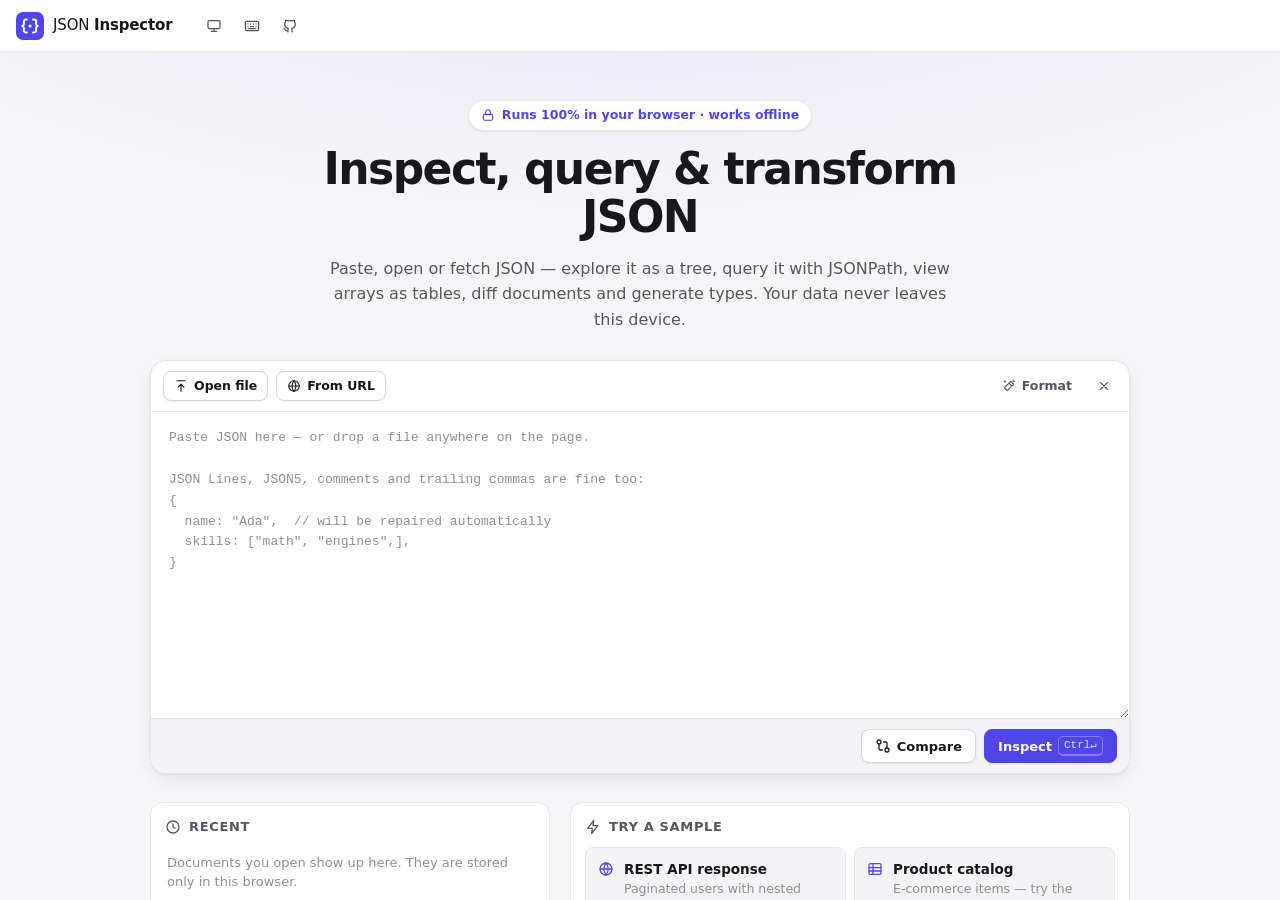
<file: public/index.html>
<!doctype html>
<html lang="en">
<head>
  <meta charset="utf-8">
  <meta name="viewport" content="width=device-width, initial-scale=1, viewport-fit=cover">
  <title>JSON Inspector — view, query & transform JSON</title>
  <meta name="description" content="A fast, private JSON viewer and editor that runs entirely in your browser. Tree view, JSONPath queries, table view, structural diff, auto-repair, and type generation for TypeScript, Zod, Go, Python and JSON Schema.">
  <meta name="theme-color" content="#ffffff">
  <meta name="color-scheme" content="light dark">
  <meta property="og:title" content="JSON Inspector">
  <meta property="og:description" content="View, query, diff and transform JSON — privately, in your browser.">
  <meta property="og:type" content="website">
  <meta property="og:image" content="/og.png">
  <meta name="twitter:card" content="summary_large_image">
  <link rel="icon" href="favicon.ico" sizes="48x48">
  <link rel="icon" href="icon.svg" type="image/svg+xml">
  <link rel="icon" href="icons/favicon-32.png" type="image/png" sizes="32x32">
  <link rel="apple-touch-icon" href="icons/apple-touch-icon.png">
  <link rel="manifest" href="manifest.webmanifest">
  <script src="js/theme-init.js"></script>
  <link rel="stylesheet" href="css/app.css">
  <script type="module" src="js/main.js"></script>
  <link rel="modulepreload" href="js/state.js">
  <link rel="modulepreload" href="js/util.js">
  <link rel="modulepreload" href="js/path.js">
  <link rel="modulepreload" href="js/parse.js">
  <link rel="modulepreload" href="js/jsonpath.js">
  <link rel="modulepreload" href="js/search.js">
  <link rel="modulepreload" href="js/share.js">
  <link rel="modulepreload" href="js/storage.js">
  <link rel="modulepreload" href="js/icons.js">
  <link rel="modulepreload" href="js/ui.js">
  <link rel="modulepreload" href="js/tree.js">
  <link rel="modulepreload" href="js/inspector.js">
  <link rel="modulepreload" href="js/actions.js">
  <link rel="modulepreload" href="js/diff.js">
  <link rel="modulepreload" href="js/generate.js">
  <link rel="modulepreload" href="js/samples.js">
  <link rel="modulepreload" href="js/views/raw.js">
  <link rel="modulepreload" href="js/views/table.js">
  <link rel="modulepreload" href="js/views/diff.js">
  <link rel="modulepreload" href="js/views/generate.js">
</head>
<body>
<div id="app">

  <header class="hdr">
    <a class="brand" id="brand" href="./" aria-label="JSON Inspector home">
      <svg class="brand-mark" viewBox="0 0 32 32" aria-hidden="true"><rect width="32" height="32" rx="8" class="bm-bg"/><path class="bm-fg" d="M12.5 8.5h-1a2.5 2.5 0 0 0-2.5 2.5v2.6c0 1.1-.7 2-1.8 2.4 1.1.4 1.8 1.3 1.8 2.4V21a2.5 2.5 0 0 0 2.5 2.5h1M19.5 8.5h1A2.5 2.5 0 0 1 23 11v2.6c0 1.1.7 2 1.8 2.4-1.1.4-1.8 1.3-1.8 2.4V21a2.5 2.5 0 0 1-2.5 2.5h-1"/><circle class="bm-dot" cx="16" cy="16" r="1.8"/></svg>
      <span class="brand-name">JSON <b>Inspector</b></span>
    </a>

    <div class="hdr-doc ws-only">
      <button class="doc-name" id="docName" title="Rename document"></button>
      <span class="chip" id="docBadge" hidden></span>
    </div>

    <nav class="tabs ws-only" id="viewTabs" role="tablist" aria-label="Views">
      <button role="tab" data-view="tree" title="Tree (1)"><i data-icon="tree"></i><span>Tree</span></button>
      <button role="tab" data-view="raw" title="Raw / edit (2)"><i data-icon="code"></i><span>Raw</span></button>
      <button role="tab" data-view="table" title="Table (3)"><i data-icon="table"></i><span>Table</span></button>
      <button role="tab" data-view="diff" title="Diff (4)"><i data-icon="diff"></i><span>Diff</span></button>
      <button role="tab" data-view="generate" title="Generate types (5)"><i data-icon="sparkles"></i><span>Generate</span></button>
    </nav>

    <div class="hdr-right">
      <div class="hdr-group ws-only">
        <button class="icon-btn" id="btnUndo" aria-label="Undo" disabled><i data-icon="undo"></i></button>
        <button class="icon-btn" id="btnRedo" aria-label="Redo" disabled><i data-icon="redo"></i></button>
        <span class="vsep"></span>
        <button class="icon-btn" id="btnShare" title="Share as link" aria-label="Share as link"><i data-icon="share"></i></button>
        <button class="icon-btn" id="btnDownload" title="Download / copy" aria-label="Download or copy" aria-haspopup="menu"><i data-icon="download"></i></button>
        <span class="vsep"></span>
      </div>
      <button class="icon-btn" id="btnTheme" aria-label="Change theme"></button>
      <button class="icon-btn hide-sm" id="btnShortcuts" title="Keyboard shortcuts (?)" aria-label="Keyboard shortcuts"><i data-icon="keyboard"></i></button>
      <a class="icon-btn hide-sm" href="https://github.com/alirezaaziz/json-inspector" target="_blank" rel="noopener noreferrer" title="Source on GitHub" aria-label="Source on GitHub"><i data-icon="github"></i></a>
      <button class="btn primary sm ws-only" id="btnNew"><i data-icon="plus"></i><span>New</span></button>
    </div>
  </header>

  <!-- ── Landing ─────────────────────────────────────────────────────────── -->
  <main id="landing" class="landing">
    <section class="hero">
      <span class="eyebrow"><i data-icon="lock"></i>Runs 100% in your browser · works offline</span>
      <h1>Inspect, query &amp; transform JSON</h1>
      <p>Paste, open or fetch JSON — explore it as a tree, query it with JSONPath, view arrays as tables, diff documents and generate types. Your data never leaves this device.</p>
    </section>

    <section class="input-card" aria-label="Input">
      <div class="input-toolbar">
        <button class="btn sm" id="btnOpen"><i data-icon="upload"></i>Open file</button>
        <button class="btn sm" id="btnUrl"><i data-icon="globe"></i>From URL</button>
        <span class="grow"></span>
        <button class="btn sm ghost" id="btnFormat" title="Format the text in place"><i data-icon="wand"></i><span class="hide-sm">Format</span></button>
        <button class="icon-btn sm" id="btnClearInput" title="Clear" aria-label="Clear input"><i data-icon="x"></i></button>
      </div>
      <div class="url-row" id="urlRow" hidden>
        <input type="url" id="urlInput" class="input" placeholder="https://api.example.com/data.json" spellcheck="false" autocomplete="url">
        <button class="btn" id="btnFetch"><i data-icon="download"></i>Fetch</button>
      </div>
      <textarea id="input" class="code" spellcheck="false" autocapitalize="off" autocomplete="off" aria-label="JSON input"
        placeholder='Paste JSON here — or drop a file anywhere on the page.

JSON Lines, JSON5, comments and trailing commas are fine too:
{
  name: "Ada",  // will be repaired automatically
  skills: ["math", "engines",],
}'></textarea>
      <div class="input-err" id="inputErr" hidden role="alert"></div>
      <div class="input-foot">
        <span class="input-status" id="inputStatus" aria-live="polite"></span>
        <span class="grow"></span>
        <button class="btn" id="btnCompare" title="Compare this JSON with another document"><i data-icon="diff"></i><span class="hide-sm">Compare</span></button>
        <button class="btn primary" id="btnInspect">Inspect <kbd id="kbdHint"></kbd></button>
      </div>
    </section>

    <section class="landing-cols">
      <div class="panel">
        <div class="panel-head"><h2><i data-icon="clock"></i>Recent</h2><button class="link-btn" id="recentClear" hidden>Clear all</button></div>
        <div id="recentList" class="recent-list"></div>
      </div>
      <div class="panel">
        <div class="panel-head"><h2><i data-icon="zap"></i>Try a sample</h2></div>
        <div id="sampleList" class="sample-list"></div>
      </div>
    </section>

    <section class="features" aria-label="Features">
      <div class="feature"><i data-icon="tree"></i><h3>Fast tree view</h3><p>Virtualized rendering opens multi-megabyte files smoothly. Keyboard navigation, inline editing, undo/redo.</p></div>
      <div class="feature"><i data-icon="search"></i><h3>Search &amp; JSONPath</h3><p>Search keys and values with regex, or query with JSONPath filters like <code>$..book[?(@.price&nbsp;&lt;&nbsp;10)]</code>.</p></div>
      <div class="feature"><i data-icon="table"></i><h3>Table view</h3><p>See arrays of records as a sortable, filterable grid. Export to CSV or copy straight into a spreadsheet.</p></div>
      <div class="feature"><i data-icon="diff"></i><h3>Structural diff</h3><p>Compare two documents by meaning, not formatting. Smart array matching spots inserted items.</p></div>
      <div class="feature"><i data-icon="sparkles"></i><h3>Generate types</h3><p>TypeScript, Zod, JSON Schema, Go structs and Python TypedDicts — plus YAML and CSV conversion.</p></div>
      <div class="feature"><i data-icon="wand"></i><h3>Auto-repair</h3><p>Comments, trailing commas, single quotes, JSONP and JSON Lines are understood and fixed for you.</p></div>
    </section>

    <footer class="landing-foot">
      <span><i data-icon="shield"></i>No uploads, no tracking. Recent documents are kept only in this browser.</span>
      <span><a href="https://github.com/alirezaaziz/json-inspector" target="_blank" rel="noopener noreferrer">Source on GitHub</a> · MIT License</span>
    </footer>
  </main>

  <!-- ── Workspace ───────────────────────────────────────────────────────── -->
  <main id="workspace" class="workspace" hidden>
    <div class="ws-bar" id="treeBar">
      <label class="search" id="qWrap">
        <i data-icon="search"></i>
        <span class="path-chip">JSONPath</span>
        <input id="q" type="text" placeholder="Search keys & values, or type $.path for JSONPath" spellcheck="false" autocomplete="off" aria-label="Search">
        <span class="q-info" id="qInfo" aria-live="polite"></span>
        <button class="tgl" id="qCase" title="Match case" aria-pressed="false">Aa</button>
        <button class="tgl" id="qRegex" title="Regular expression" aria-pressed="false">.*</button>
        <button class="tgl" id="qFilter" title="Show only matching nodes" aria-pressed="false"><i data-icon="filter"></i></button>
        <span class="vsep"></span>
        <button class="icon-btn sm" id="qPrev" title="Previous match (Shift+Enter)" aria-label="Previous match"><i data-icon="up"></i></button>
        <button class="icon-btn sm" id="qNext" title="Next match (Enter)" aria-label="Next match"><i data-icon="down"></i></button>
      </label>
      <span class="grow"></span>
      <label class="select-wrap sm hide-sm" title="Key order"><i data-icon="sort"></i>
        <select id="sortSel" aria-label="Key order"><option value="original">Original order</option><option value="asc">Keys A → Z</option><option value="desc">Keys Z → A</option></select>
      </label>
      <button class="icon-btn" id="btnExpand" title="Expand all (E)" aria-label="Expand all"><i data-icon="expand"></i></button>
      <button class="icon-btn" id="btnCollapse" title="Collapse all (C)" aria-label="Collapse all"><i data-icon="collapse"></i></button>
      <button class="icon-btn" id="btnInspector" title="Toggle inspector" aria-label="Toggle inspector"><i data-icon="panel"></i></button>
    </div>

    <div class="ws-body" id="wsBody">
      <div class="views">
        <section class="view" data-view="tree"><div id="tree" class="tree"></div></section>
        <section class="view" data-view="raw" hidden></section>
        <section class="view" data-view="table" hidden></section>
        <section class="view" data-view="diff" hidden></section>
        <section class="view" data-view="generate" hidden></section>
      </div>
      <div class="resizer" id="resizer" role="separator" aria-orientation="vertical" aria-label="Resize inspector" tabindex="0"></div>
      <aside class="inspector" id="inspector" aria-label="Inspector"></aside>
    </div>

    <footer class="status">
      <nav class="crumbs" id="crumbs" aria-label="Selected path"></nav>
      <div class="stats" id="stats"></div>
    </footer>
  </main>
</div>

<div class="drop" id="drop" aria-hidden="true"><div class="drop-inner"><i data-icon="upload"></i><span>Drop a JSON file to open it</span></div></div>
<div class="toasts" id="toasts" aria-live="polite"></div>
<noscript><p style="padding:2rem;font-family:system-ui">JSON Inspector needs JavaScript to run.</p></noscript>
</body>
</html>
</file>
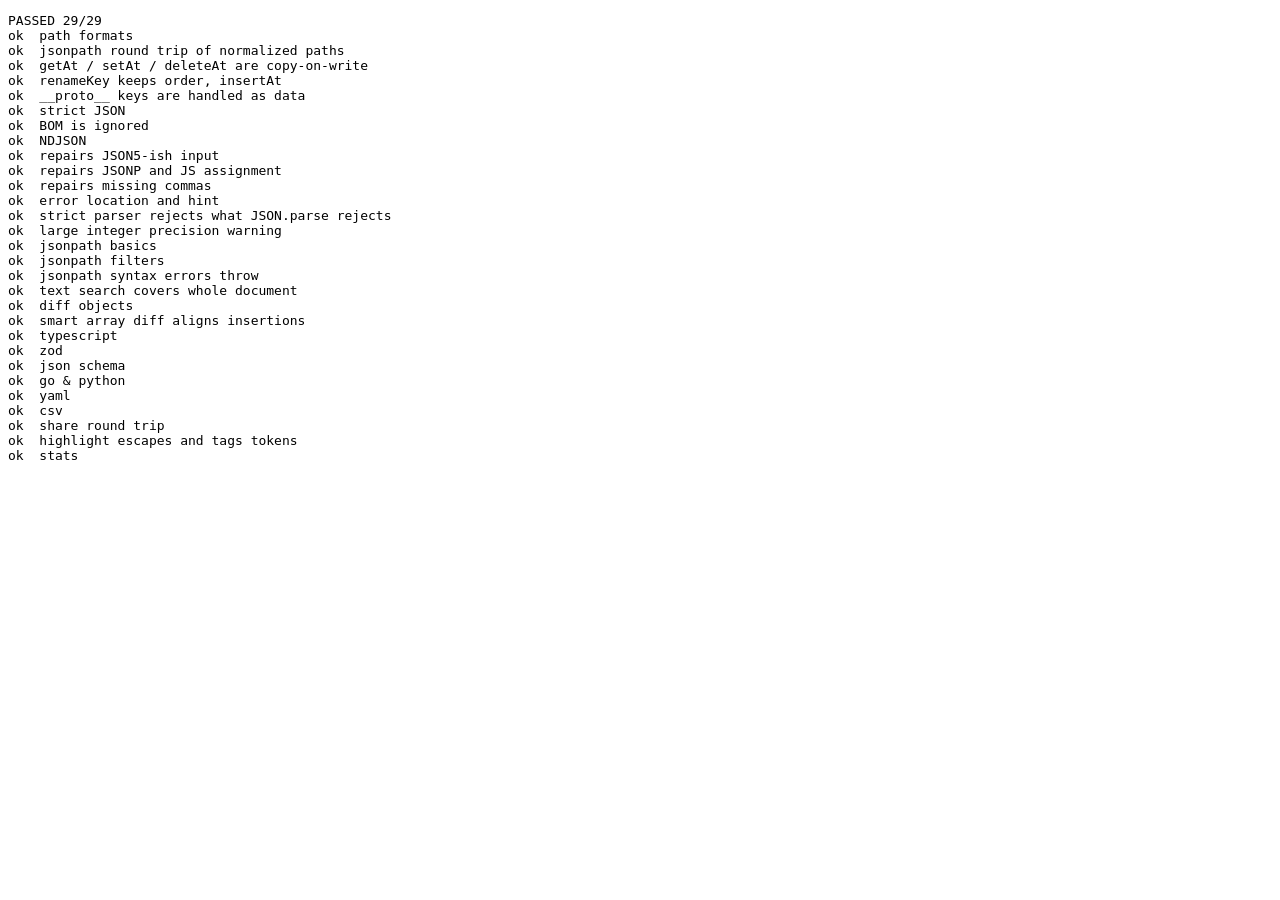
<file: tests/index.html>
<!doctype html>
<html lang="en">
<head><meta charset="utf-8"><title>JSON Inspector tests</title></head>
<body>
<pre id="out">running…</pre>
<script type="module" src="./unit.js"></script>
</body>
</html>
</file>
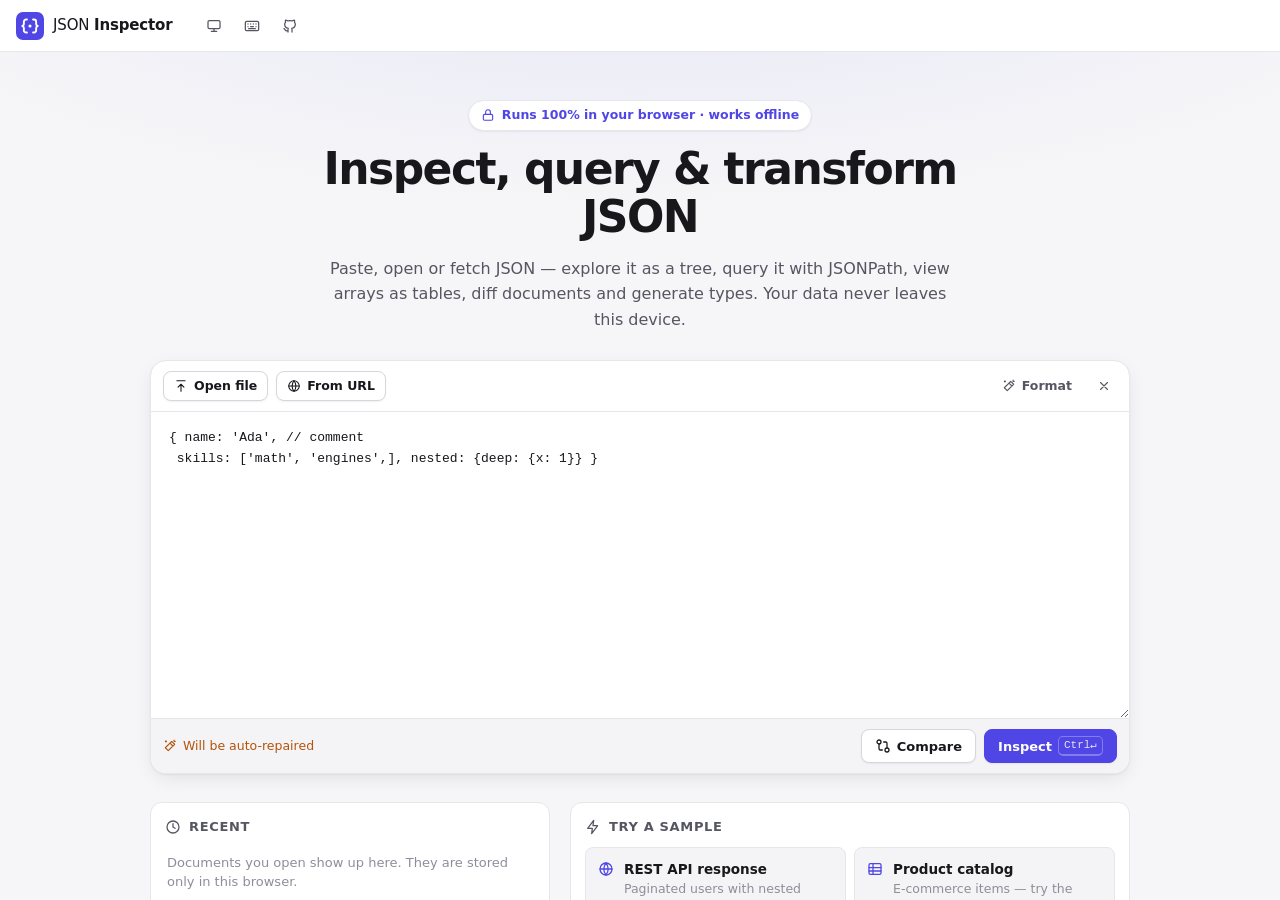
<file: tests/e2e.html>
<!doctype html>
<html lang="en">
<head>
<meta charset="utf-8">
<title>e2e</title>
<style>
  html, body { margin: 0; height: 100%; }
  iframe { border: 0; width: 100%; height: 100%; display: block; }
  #out { position: fixed; left: 0; bottom: 0; max-height: 50%; overflow: auto; margin: 0; font: 11px monospace; background: #000c; color: #0f0; z-index: 9; display: none; }
  body.show #out { display: block; }
</style>
</head>
<body>
<iframe id="f"></iframe>
<pre id="out"></pre>
<script type="module">
// Drives the real app inside an iframe. ?scenario=<name> leaves the app in that state for a screenshot.
const params = new URLSearchParams(location.search);
const scenario = params.get('scenario') || 'all';
const theme = params.get('theme');
const f = document.getElementById('f');
if (params.get('w')) { f.style.width = params.get('w') + 'px'; f.style.borderRight = '1px solid #888'; }
const log = [];
const sleep = ms => new Promise(r => setTimeout(r, ms));
let W, D;
const $ = s => D.querySelector(s);
const $$ = s => [...D.querySelectorAll(s)];
const results = [];
function check(name, cond, extra = '') { results.push([cond ? 'ok' : 'FAIL', name + (cond ? '' : ' ' + extra)]); document.getElementById('out').textContent = 'RUNNING\n' + results.map(r => r.join('  ')).join('\n'); }
const key = (el, k, opts = {}) => el.dispatchEvent(new W.KeyboardEvent('keydown', { key: k, bubbles: true, cancelable: true, ...opts }));
const click = el => el.dispatchEvent(new W.MouseEvent('click', { bubbles: true, cancelable: true }));
const type = (el, v) => { el.value = v; el.dispatchEvent(new W.Event('input', { bubbles: true })); };

async function load(url) {
  f.src = url;
  await new Promise(r => f.onload = r);
  W = f.contentWindow; D = f.contentDocument;
  if (theme) W.localStorage.setItem('jip:theme', JSON.stringify(theme));
  await sleep(250);
}

try {
  await load('/public/' + (theme ? '' : ''));
  if (theme) { await load('/public/'); }

  // Landing: paste broken JSON, see error, then repaired JSON
  type($('#input'), '{\n  "a": 1,\n  "b": [1, 2\n  "c": }');
  await sleep(400);
  check('landing shows invalid status', $('#inputStatus').classList.contains('bad'), $('#inputStatus').textContent);
  click($('#btnInspect'));
  await sleep(100);
  check('landing shows error box', !$('#inputErr').hidden && /line 4/i.test($('#inputErr').textContent), $('#inputErr').textContent);
  if (scenario === 'error') throw 'stop';

  type($('#input'), "{ name: 'Ada', // comment\n skills: ['math', 'engines',], nested: {deep: {x: 1}} }");
  await sleep(400);
  check('landing shows repair status', $('#inputStatus').classList.contains('warn'));
  key($('#input'), 'Enter', { metaKey: true });
  await sleep(200);
  check('workspace visible after inspect', !$('#workspace').hidden);
  check('tree has rows', $$('.row').length >= 4, $$('.row').length);
  check('repaired badge', !$('#docBadge').hidden);

  // Open a sample via the landing
  click($('#btnNew'));
  await sleep(50);
  click($('[data-sample="0"]'));
  await sleep(200);
  check('sample loaded', $('#docName').textContent === 'REST API response');

  // Select a row & inspector
  const tokenRow = $$('.row').find(r => r.querySelector('.k')?.textContent === 'token');
  click(tokenRow);
  await sleep(80);
  check('inspector shows key', $('.insp-key')?.textContent === 'token');
  check('JWT detected', /JSON Web Token/.test($('#inspector').textContent));
  check('crumbs updated', /token/.test($('#crumbs').textContent));
  if (scenario === 'jwt') throw 'stop';

  // Keyboard navigation in tree
  const tree = $('#tree');
  tree.focus();
  key(tree, 'ArrowDown');
  await sleep(50);
  check('arrow down selects next', $('.insp-key')?.textContent === 'pagination', $('.insp-key')?.textContent);
  key(tree, 'ArrowRight'); await sleep(30);
  key(tree, 'ArrowLeft'); await sleep(30);
  check('arrow left goes to parent', $('.insp-key')?.textContent === 'pagination');
  key(tree, 'ArrowLeft'); await sleep(30);
  check('arrow left collapses', $$('.row.sel')[0]?.getAttribute('aria-expanded') === 'false');

  // Search: text
  if (!$('#q')) throw new Error('no #q; ws-bar: ' + $('#treeBar')?.outerHTML.slice(0, 400));
  type($('#q'), 'london');
  await sleep(300);
  check('text search finds match in collapsed node', $('#qInfo').textContent.startsWith('1 /'), $('#qInfo').textContent);
  check('match row rendered', $$('.row.hit').length === 1);
  // JSONPath
  type($('#q'), '$.data[?(@.score > 90)].name');
  await sleep(300);
  check('jsonpath search', $('#qInfo').textContent.endsWith('/ 3'), $('#qInfo').textContent);
  check('path chip visible', $('#qWrap').classList.contains('path-mode'));
  click($('#qFilter'));
  await sleep(100);
  check('filter mode hides non matches', $$('.row').length < 12, $$('.row').length);
  if (scenario === 'search') throw 'stop';
  click($('#qFilter'));
  key($('#q'), 'Escape');
  await sleep(50);

  // Edit a value via inspector
  const statusRow = $$('.row').find(r => r.querySelector('.k')?.textContent === 'status');
  click(statusRow); await sleep(50);
  click($('#inspector [data-act="edit"]')); await sleep(50);
  const ed = $('.edit-input');
  ed.value = 'changed';
  click($('#inspector [data-act="save"]')); await sleep(80);
  check('edit saved', W.jsonInspector.doc.status === 'changed');
  check('undo enabled', !$('#btnUndo').disabled);
  key(D.body, 'z', { metaKey: true }); await sleep(80);
  check('undo restores', W.jsonInspector.doc.status === 'ok', W.jsonInspector.doc.status);
  key(D.body, 'z', { metaKey: true, shiftKey: true }); await sleep(80);
  check('redo reapplies', W.jsonInspector.doc.status === 'changed');

  // Delete via keyboard
  const reqRow = $$('.row').find(r => r.querySelector('.k')?.textContent === 'requestId');
  click(reqRow); tree.focus(); key(tree, 'Delete'); await sleep(80);
  check('delete key removes node', !('requestId' in W.jsonInspector.doc));
  key(D.body, 'z', { metaKey: true }); await sleep(80);
  check('undo delete', 'requestId' in W.jsonInspector.doc);

  // Embedded JSON
  key(D.body, 'c'); await sleep(50);
  const metaRow = $$('.row').find(r => r.querySelector('.k')?.textContent === 'meta');
  click(metaRow); await sleep(50);
  click($('#inspector [data-act="parse-embedded"]')); await sleep(80);
  check('embedded JSON expanded', typeof W.jsonInspector.doc.meta === 'object');

  // Context menu
  const dataRow = $$('.row').find(r => r.querySelector('.k')?.textContent === 'data');
  dataRow.dispatchEvent(new W.MouseEvent('contextmenu', { bubbles: true, cancelable: true, clientX: 300, clientY: 300 }));
  await sleep(50);
  check('context menu opens', !!$('.menu') && /Open in table/.test($('.menu').textContent));
  if (scenario === 'menu') throw 'stop';
  click([...D.querySelectorAll('.menu-item')].find(b => /Open in table/.test(b.textContent)));
  await sleep(150);

  // Table view
  check('table view active', S().view === 'table');
  check('table has rows', $$('.grid tbody tr[data-i]').length === 4, $$('.grid tbody tr[data-i]').length);
  check('flattened column', $$('.grid th').some(th => th.textContent.includes('address.city')));
  const th = $$('.grid th').find(t => t.textContent === 'score');
  click(th); click(th); await sleep(50);
  check('table sort desc', $$('.grid tbody tr[data-i]')[0]?.dataset.i === '0', $$('.grid tbody tr[data-i]')[0]?.dataset.i);
  type($('#tableFilter'), 'grace'); await sleep(250);
  check('table filter', $$('.grid tbody tr[data-i]').length === 1);
  if (scenario === 'table') throw 'stop';

  // Raw view
  key(D.body, '2'); await sleep(100);
  check('raw view renders lines', $$('.raw .ln').length > 20);
  click($('.view[data-view="raw"] [data-act="edit"]')); await sleep(50);
  const ta = $('.raw-edit');
  check('raw editor opens', !!ta);
  ta.value = '{"x": [1,2,3], "y": {"z": true},}';
  ta.dispatchEvent(new W.Event('input', { bubbles: true }));
  await sleep(350);
  check('raw editor repair hint', $('#rawValid').classList.contains('warn'), $('#rawValid').className);
  key(ta, 'Enter', { metaKey: true }); await sleep(100);
  check('raw apply', JSON.stringify(W.jsonInspector.doc) === '{"x":[1,2,3],"y":{"z":true}}', JSON.stringify(W.jsonInspector.doc));
  if (scenario === 'raw') throw 'stop';
  key(D.body, 'z', { metaKey: true }); await sleep(80);

  // Generate
  key(D.body, '5'); await sleep(100);
  check('generate typescript', /export interface Root/.test($('#genOut').textContent));
  click($('[data-fmt="go"]')); await sleep(50);
  check('generate go', /type Root struct/.test($('#genOut').textContent));
  click($('[data-fmt="schema"]')); await sleep(50);
  if (scenario === 'generate') throw 'stop';

  // Diff
  key(D.body, '4'); await sleep(100);
  const b = structuredClone(W.jsonInspector.doc);
  b.status = 'error'; b.data.splice(1, 0, { id: 99, name: 'New person' }); delete b.token;
  type($('#diffB'), JSON.stringify(b, null, 2));
  click($('.view[data-view="diff"] [data-act="compare"]')); await sleep(100);
  const sum = $('#diffSum').textContent;
  check('diff summary', /\+ 1 added/.test(sum) && /− 1 removed/.test(sum) && /~ 1 changed/.test(sum), sum);
  if (scenario === 'diff') throw 'stop';

  // Back to tree, expand all / collapse all
  key(D.body, '1'); await sleep(80);
  key(D.body, 'e'); await sleep(80);
  const expanded = $$('.row').length;
  key(D.body, 'c'); await sleep(80);
  check('expand/collapse all', expanded > $$('.row').length, `${expanded} vs ${$$('.row').length}`);

  // Shortcuts modal
  key(D.body, '?'); await sleep(50);
  check('shortcuts modal', !!D.querySelector('dialog[open]'));
  if (scenario === 'shortcuts') throw 'stop';
  D.querySelector('dialog[open]').close();

  // Share link round trip
  const { encodeShare } = await import('/public/js/share.js');
  const enc = await encodeShare(JSON.stringify({ shared: [1, 2, 3] }));
  await load('/public/?shared#z=' + enc);
  await sleep(300);
  check('share link loads', JSON.stringify(W.jsonInspector.doc) === '{"shared":[1,2,3]}');
  check('hash cleared', !W.location.hash);

  // Large document stays responsive
  const big = Array.from({ length: 60000 }, (_, i) => ({ id: i, name: 'user' + i, tags: ['a', 'b'], nested: { v: i % 7 } }));
  const t0 = performance.now();
  await load('/public/?big');
  type($('#input'), JSON.stringify(big));
  key($('#input'), 'Enter', { metaKey: true });
  await sleep(50);
  check('large doc opens < 2.5s', performance.now() - t0 < 2500, Math.round(performance.now() - t0) + 'ms');
  check('large doc DOM is virtualized', $$('.row').length < 200, $$('.row').length);
  type($('#q'), 'user59999'); await sleep(600);
  check('search in large doc', /^1 \//.test($('#qInfo').textContent), $('#qInfo').textContent);
  check('show-more reveal', $$('.row.hit').length === 1);
} catch (e) {
  if (e !== 'stop') results.push(['FAIL', 'exception: ' + (e?.stack || e)]);
}
function S() { return W.jsonInspector.S; }

const failed = results.filter(r => r[0] === 'FAIL');
document.getElementById('out').textContent = `${failed.length ? 'FAILED' : 'PASSED'} ${results.length - failed.length}/${results.length}\n` + results.map(r => r.join('  ')).join('\n');
document.title = failed.length ? 'FAIL' : 'PASS';
if (scenario === 'all') document.body.classList.add('show');
</script>
</body>
</html>
</file>
<file: public/css/app.css>
/* ═══ Tokens ═══════════════════════════════════════════════════════════════ */
:root {
  color-scheme: light;
  --font: ui-sans-serif, system-ui, -apple-system, "Segoe UI", Roboto, "Helvetica Neue", Arial, sans-serif;
  --mono: ui-monospace, "SF Mono", "JetBrains Mono", "Cascadia Code", Menlo, Consolas, "Liberation Mono", monospace;

  --bg: #f6f6f8;
  --panel: #ffffff;
  --panel-2: #f4f4f6;
  --panel-3: #ebebef;
  --line: #e6e6eb;
  --line-2: #d6d6de;
  --text: #17171c;
  --text-2: #565662;
  --text-3: #8e8e9b;
  --hover: rgba(23, 23, 28, .045);
  --press: rgba(23, 23, 28, .08);

  --accent: #4f46e5;
  --accent-2: #4338ca;
  --accent-fg: #ffffff;
  --accent-soft: rgba(79, 70, 229, .09);
  --accent-line: rgba(79, 70, 229, .32);
  --ring: 0 0 0 3px rgba(79, 70, 229, .22);

  --good: #15803d;
  --good-soft: rgba(21, 128, 61, .1);
  --warn: #b45309;
  --warn-soft: rgba(180, 83, 9, .1);
  --bad: #dc2626;
  --bad-soft: rgba(220, 38, 38, .09);

  --t-key: #1d4ed8;
  --t-idx: #0f766e;
  --t-str: #15803d;
  --t-num: #c2410c;
  --t-bool: #7e22ce;
  --t-null: #7c7c88;
  --t-obj: #2563eb;
  --t-arr: #0d9488;

  --hit: rgba(250, 204, 21, .28);
  --hit-cur: rgba(250, 176, 21, .55);
  --guide: rgba(23, 23, 28, .08);

  --r-sm: 6px;
  --r: 8px;
  --r-lg: 12px;
  --r-xl: 16px;
  --shadow-sm: 0 1px 2px rgba(16, 16, 24, .06);
  --shadow: 0 1px 2px rgba(16, 16, 24, .05), 0 6px 20px -4px rgba(16, 16, 24, .1);
  --shadow-lg: 0 12px 40px -8px rgba(16, 16, 24, .25), 0 2px 6px rgba(16, 16, 24, .06);
  --hdr-h: 52px;
}

@media (prefers-color-scheme: dark) {
  :root:not([data-theme="light"]) {
    color-scheme: dark;
    --bg: #0d0d11; --panel: #141419; --panel-2: #1a1a20; --panel-3: #23232b; --line: #25252d; --line-2: #33333d;
    --text: #ececf1; --text-2: #a3a3b0; --text-3: #6c6c79; --hover: rgba(255, 255, 255, .045); --press: rgba(255, 255, 255, .08);
    --accent: #8b8cf8; --accent-2: #a5a6fb; --accent-fg: #0d0d11; --accent-soft: rgba(139, 140, 248, .13); --accent-line: rgba(139, 140, 248, .38); --ring: 0 0 0 3px rgba(139, 140, 248, .28);
    --good: #4ade80; --good-soft: rgba(74, 222, 128, .12); --warn: #fbbf24; --warn-soft: rgba(251, 191, 36, .12); --bad: #f87171; --bad-soft: rgba(248, 113, 113, .12);
    --t-key: #8ec5ff; --t-idx: #5eead4; --t-str: #9ae6b4; --t-num: #fdba74; --t-bool: #d8b4fe; --t-null: #8b8b98; --t-obj: #93c5fd; --t-arr: #5eead4;
    --hit: rgba(250, 204, 21, .16); --hit-cur: rgba(250, 204, 21, .34); --guide: rgba(255, 255, 255, .07);
    --shadow-sm: 0 1px 2px rgba(0, 0, 0, .4); --shadow: 0 1px 2px rgba(0, 0, 0, .4), 0 8px 24px -6px rgba(0, 0, 0, .5); --shadow-lg: 0 16px 48px -8px rgba(0, 0, 0, .7), 0 2px 8px rgba(0, 0, 0, .4);
  }
}
:root[data-theme="dark"] {
  color-scheme: dark;
  --bg: #0d0d11; --panel: #141419; --panel-2: #1a1a20; --panel-3: #23232b; --line: #25252d; --line-2: #33333d;
  --text: #ececf1; --text-2: #a3a3b0; --text-3: #6c6c79; --hover: rgba(255, 255, 255, .045); --press: rgba(255, 255, 255, .08);
  --accent: #8b8cf8; --accent-2: #a5a6fb; --accent-fg: #0d0d11; --accent-soft: rgba(139, 140, 248, .13); --accent-line: rgba(139, 140, 248, .38); --ring: 0 0 0 3px rgba(139, 140, 248, .28);
  --good: #4ade80; --good-soft: rgba(74, 222, 128, .12); --warn: #fbbf24; --warn-soft: rgba(251, 191, 36, .12); --bad: #f87171; --bad-soft: rgba(248, 113, 113, .12);
  --t-key: #8ec5ff; --t-idx: #5eead4; --t-str: #9ae6b4; --t-num: #fdba74; --t-bool: #d8b4fe; --t-null: #8b8b98; --t-obj: #93c5fd; --t-arr: #5eead4;
  --hit: rgba(250, 204, 21, .16); --hit-cur: rgba(250, 204, 21, .34); --guide: rgba(255, 255, 255, .07);
  --shadow-sm: 0 1px 2px rgba(0, 0, 0, .4); --shadow: 0 1px 2px rgba(0, 0, 0, .4), 0 8px 24px -6px rgba(0, 0, 0, .5); --shadow-lg: 0 16px 48px -8px rgba(0, 0, 0, .7), 0 2px 8px rgba(0, 0, 0, .4);
}

/* ═══ Base ═════════════════════════════════════════════════════════════════ */
*, *::before, *::after { box-sizing: border-box; }
html, body { height: 100%; margin: 0; }
body {
  font: 14px/1.5 var(--font);
  background: var(--bg);
  color: var(--text);
  -webkit-font-smoothing: antialiased;
  -webkit-text-size-adjust: 100%;
  overflow: hidden;
}
[hidden] { display: none !important; }
h1, h2, h3, h4, p { margin: 0; }
a { color: var(--accent); text-decoration: none; }
a:hover { text-decoration: underline; }
code, kbd, pre, textarea.code, .code { font-family: var(--mono); }
code { font-size: .92em; }
kbd {
  font: 500 11px/1 var(--mono);
  padding: 3px 5px;
  border-radius: 5px;
  border: 1px solid var(--line-2);
  border-bottom-width: 2px;
  background: var(--panel);
  color: var(--text-2);
  white-space: nowrap;
}
::selection { background: var(--accent-soft); }
:focus-visible { outline: 2px solid var(--accent); outline-offset: 2px; }
.dim { color: var(--text-3); }
.small { font-size: 12px; }
.grow { flex: 1; }
.pad { padding: 10px 12px; }
.vsep { width: 1px; height: 18px; background: var(--line); flex: none; margin: 0 2px; }
.good { color: var(--good); }
.bad { color: var(--bad); }

.i { width: 16px; height: 16px; flex: none; fill: none; stroke: currentColor; stroke-width: 1.9; stroke-linecap: round; stroke-linejoin: round; }

::-webkit-scrollbar { width: 10px; height: 10px; }
::-webkit-scrollbar-thumb { background: var(--line-2); border-radius: 99px; border: 3px solid transparent; background-clip: content-box; }
::-webkit-scrollbar-thumb:hover { background-color: var(--text-3); }
::-webkit-scrollbar-track, ::-webkit-scrollbar-corner { background: transparent; }

/* ═══ Controls ═════════════════════════════════════════════════════════════ */
button { font: inherit; color: inherit; }
.btn {
  display: inline-flex; align-items: center; justify-content: center; gap: 6px;
  height: 34px; padding: 0 13px;
  font-size: 13px; font-weight: 550;
  border-radius: var(--r);
  border: 1px solid var(--line-2);
  background: var(--panel);
  color: var(--text);
  cursor: pointer;
  white-space: nowrap;
  box-shadow: var(--shadow-sm);
  transition: background .12s, border-color .12s, color .12s, box-shadow .12s;
}
.btn:hover { background: var(--panel-2); border-color: var(--line-2); }
.btn:active { background: var(--panel-3); }
.btn:disabled { opacity: .5; cursor: default; }
.btn.primary { background: var(--accent); border-color: var(--accent); color: var(--accent-fg); }
.btn.primary:hover { background: var(--accent-2); border-color: var(--accent-2); }
.btn.primary kbd { background: transparent; border-color: color-mix(in srgb, var(--accent-fg) 35%, transparent); color: inherit; opacity: .85; }
.btn.danger { background: var(--bad); border-color: var(--bad); color: #fff; }
.btn.ghost { background: transparent; border-color: transparent; box-shadow: none; color: var(--text-2); }
.btn.ghost:hover { background: var(--hover); color: var(--text); }
.btn.danger-ghost { color: var(--bad); }
.btn.danger-ghost:hover { background: var(--bad-soft); border-color: color-mix(in srgb, var(--bad) 35%, transparent); }
.btn.sm { height: 30px; padding: 0 10px; font-size: 12.5px; }
.btn.xs { height: 24px; padding: 0 8px; font-size: 12px; gap: 4px; border-radius: var(--r-sm); box-shadow: none; }
.btn.xs .i, .btn.sm .i { width: 14px; height: 14px; }

.icon-btn {
  display: inline-grid; place-items: center;
  width: 34px; height: 34px; padding: 0;
  border: 1px solid transparent; border-radius: var(--r);
  background: transparent; color: var(--text-2);
  cursor: pointer; flex: none;
  transition: background .12s, color .12s;
}
.icon-btn:hover { background: var(--hover); color: var(--text); text-decoration: none; }
.icon-btn:active { background: var(--press); }
.icon-btn:disabled { opacity: .35; cursor: default; background: transparent; }
.icon-btn.on { color: var(--accent); background: var(--accent-soft); }
.icon-btn.sm { width: 26px; height: 26px; border-radius: var(--r-sm); }
.icon-btn.sm .i { width: 14px; height: 14px; }

.link-btn { border: 0; background: none; padding: 0; color: var(--accent); cursor: pointer; font-weight: 550; text-align: left; }
.link-btn:hover { text-decoration: underline; }

.input {
  width: 100%;
  font: 13px/1.45 var(--font);
  padding: 7px 10px;
  border-radius: var(--r);
  border: 1px solid var(--line-2);
  background: var(--panel);
  color: var(--text);
  transition: border-color .12s, box-shadow .12s;
}
.input.code, textarea.input { font-family: var(--mono); font-size: 12.5px; }
.input.sm { padding: 4px 8px; font-size: 12.5px; }
.input:focus, select:focus { outline: none; border-color: var(--accent); box-shadow: var(--ring); }
textarea.input { resize: vertical; }
::placeholder { color: var(--text-3); opacity: 1; }

.field { display: flex; flex-direction: column; gap: 6px; font-size: 12.5px; font-weight: 600; color: var(--text-2); }
.field + .field { margin-top: 12px; }
.field em { font-style: normal; font-weight: 400; }

.check { display: inline-flex; align-items: center; gap: 6px; font-size: 12.5px; color: var(--text-2); cursor: pointer; white-space: nowrap; user-select: none; }
.check input { accent-color: var(--accent); margin: 0; }

.select-wrap { position: relative; display: inline-flex; align-items: center; gap: 6px; color: var(--text-2); font-size: 12.5px; min-width: 0; }
.select-wrap select {
  font: 500 12.5px var(--font); color: var(--text);
  height: 30px; padding: 0 26px 0 9px;
  border: 1px solid var(--line-2); border-radius: var(--r);
  background: var(--panel) url("data:image/svg+xml,%3Csvg xmlns='http://www.w3.org/2000/svg' viewBox='0 0 24 24' fill='none' stroke='%238e8e9b' stroke-width='2.2' stroke-linecap='round'%3E%3Cpath d='m6 9 6 6 6-6'/%3E%3C/svg%3E") no-repeat right 7px center / 13px;
  appearance: none; cursor: pointer; max-width: 320px; text-overflow: ellipsis;
}
.name-field { display: inline-flex; align-items: center; gap: 6px; font-size: 12.5px; color: var(--text-2); }
.name-field .input { width: 110px; }

.seg { display: inline-flex; padding: 2px; gap: 2px; border-radius: var(--r); background: var(--panel-3); flex: none; }
.seg.wrap { flex-wrap: wrap; flex: 0 1 auto; }
.seg-btn {
  border: 0; background: transparent; color: var(--text-2);
  font-size: 12.5px; font-weight: 550; height: 26px; padding: 0 10px; border-radius: 6px; cursor: pointer; white-space: nowrap;
}
.seg-btn:hover { color: var(--text); }
.seg-btn.on { background: var(--panel); color: var(--text); box-shadow: var(--shadow-sm); }

.chip {
  display: inline-flex; align-items: center; gap: 4px;
  font-size: 11.5px; font-weight: 600; line-height: 1;
  padding: 4px 8px; border-radius: 99px;
  background: var(--accent-soft); color: var(--accent);
  border: 1px solid transparent; white-space: nowrap;
}
button.chip { cursor: pointer; }
.badge { font: 650 10.5px/1 var(--mono); text-transform: uppercase; letter-spacing: .04em; padding: 4px 7px; border-radius: 5px; background: var(--panel-3); color: var(--text-2); }
.badge.t-string { color: var(--t-str); background: color-mix(in srgb, var(--t-str) 12%, transparent); }
.badge.t-number { color: var(--t-num); background: color-mix(in srgb, var(--t-num) 12%, transparent); }
.badge.t-boolean { color: var(--t-bool); background: color-mix(in srgb, var(--t-bool) 12%, transparent); }
.badge.t-null { color: var(--t-null); background: color-mix(in srgb, var(--t-null) 14%, transparent); }
.badge.t-object { color: var(--t-obj); background: color-mix(in srgb, var(--t-obj) 12%, transparent); }
.badge.t-array { color: var(--t-arr); background: color-mix(in srgb, var(--t-arr) 13%, transparent); }

.spinner { width: 14px; height: 14px; border-radius: 50%; border: 2px solid currentColor; border-right-color: transparent; animation: spin .7s linear infinite; flex: none; }
@keyframes spin { to { transform: rotate(360deg); } }

/* syntax tokens */
.tk { color: var(--t-key); }
.ts { color: var(--t-str); }
.tn { color: var(--t-num); }
.tb { color: var(--t-bool); }
.tz { color: var(--t-null); font-style: italic; }

/* ═══ App shell ════════════════════════════════════════════════════════════ */
#app { height: 100%; display: flex; flex-direction: column; min-width: 0; overflow: hidden; }
body:not(.in-ws) .ws-only { display: none !important; }

.hdr {
  height: var(--hdr-h); flex: none;
  display: flex; align-items: center; gap: 14px;
  padding: 0 12px 0 16px;
  background: var(--panel);
  border-bottom: 1px solid var(--line);
  position: relative; z-index: 20;
}
.brand { display: flex; align-items: center; gap: 9px; color: var(--text); flex: none; }
.brand:hover { text-decoration: none; }
.brand-mark { width: 28px; height: 28px; }
.bm-bg { fill: var(--accent); }
.bm-fg { fill: none; stroke: var(--accent-fg); stroke-width: 2.2; stroke-linecap: round; stroke-linejoin: round; }
.bm-dot { fill: var(--accent-fg); }
.brand-name { font-size: 15px; font-weight: 500; letter-spacing: -.01em; white-space: nowrap; }
.brand-name b { font-weight: 700; }

.hdr-doc { display: flex; align-items: center; gap: 8px; min-width: 0; flex: 0 1 auto; padding-left: 14px; border-left: 1px solid var(--line); }
.doc-name { border: 0; background: none; font-size: 13.5px; font-weight: 600; color: var(--text); max-width: 260px; overflow: hidden; text-overflow: ellipsis; white-space: nowrap; padding: 4px 6px; border-radius: var(--r-sm); cursor: text; }
.doc-name:hover { background: var(--hover); }

.tabs { display: flex; gap: 2px; padding: 3px; border-radius: 10px; background: var(--panel-2); border: 1px solid var(--line); margin-left: auto; }
.tabs button {
  display: inline-flex; align-items: center; gap: 6px;
  height: 30px; padding: 0 12px; border: 0; border-radius: 7px;
  background: transparent; color: var(--text-2); font-size: 13px; font-weight: 550; cursor: pointer; white-space: nowrap;
}
.tabs button:hover { color: var(--text); }
.tabs button.on { background: var(--panel); color: var(--text); box-shadow: var(--shadow-sm); }
.tabs button.on .i { color: var(--accent); }
.hdr-right { display: flex; align-items: center; gap: 4px; margin-left: auto; flex: none; }
.tabs + .hdr-right { margin-left: 10px; }
.hdr-group { display: flex; align-items: center; gap: 2px; }

/* ═══ Landing ══════════════════════════════════════════════════════════════ */
.landing {
  flex: 1; overflow-y: auto; overflow-x: hidden;
  padding: 48px 20px 32px;
  display: flex; flex-direction: column; align-items: center; gap: 28px;
  background:
    radial-gradient(1200px 400px at 50% -120px, var(--accent-soft), transparent 70%),
    var(--bg);
}
.landing > * { width: 100%; max-width: 980px; flex: none; }
.hero { text-align: center; max-width: 720px; display: flex; flex-direction: column; align-items: center; gap: 14px; }
.eyebrow { display: inline-flex; align-items: center; gap: 7px; font-size: 12.5px; font-weight: 600; color: var(--accent); background: var(--panel); border: 1px solid var(--line); border-radius: 99px; padding: 5px 12px; box-shadow: var(--shadow-sm); }
.eyebrow .i { width: 14px; height: 14px; }
.hero h1 { font-size: clamp(28px, 4.6vw, 44px); line-height: 1.1; letter-spacing: -.035em; font-weight: 750; }
.hero p { font-size: 16px; color: var(--text-2); max-width: 620px; line-height: 1.6; }

.input-card { max-width: 980px; background: var(--panel); border: 1px solid var(--line); border-radius: var(--r-xl); box-shadow: var(--shadow); overflow: hidden; }
.input-toolbar, .input-foot { display: flex; align-items: center; gap: 8px; padding: 10px 12px; }
.input-toolbar { border-bottom: 1px solid var(--line); }
.input-foot { border-top: 1px solid var(--line); background: var(--panel-2); flex-wrap: wrap; }
.url-row { display: flex; gap: 8px; padding: 10px 12px; border-bottom: 1px solid var(--line); background: var(--panel-2); }
#input {
  display: block; width: 100%; height: clamp(220px, 34vh, 380px);
  border: 0; outline: 0; resize: vertical; padding: 16px 18px;
  font-size: 13px; line-height: 1.6; tab-size: 2;
  background: var(--panel); color: var(--text);
}
.input-status { display: inline-flex; align-items: center; gap: 6px; font-size: 12.5px; color: var(--text-3); min-width: 0; }
.input-status .i { width: 14px; height: 14px; }
.input-status.ok { color: var(--good); }
.input-status.warn { color: var(--warn); }
.input-status.bad { color: var(--bad); }
.input-status span, .input-status { overflow: hidden; text-overflow: ellipsis; white-space: nowrap; }

.input-err { margin: 0 12px 12px; padding: 12px 14px; border-radius: var(--r); background: var(--bad-soft); border: 1px solid color-mix(in srgb, var(--bad) 30%, transparent); font-size: 13px; }
.err-title { display: flex; gap: 8px; align-items: flex-start; color: var(--bad); font-weight: 600; }
.err-title .i { margin-top: 2px; }
.err-ctx { margin: 10px 0 8px; padding: 10px 12px; border-radius: var(--r-sm); background: var(--panel); border: 1px solid var(--line); font-size: 12px; line-height: 1.55; overflow-x: auto; color: var(--text); }
.err-ctx .ln-n { display: inline-block; width: 3.5ch; color: var(--text-3); user-select: none; }
.err-ctx .caret { color: var(--bad); font-weight: 700; }
.err-hint { color: var(--text-2); margin-bottom: 6px; }

.landing-cols { display: grid; grid-template-columns: 1fr 1.4fr; gap: 20px; }
.panel { background: var(--panel); border: 1px solid var(--line); border-radius: var(--r-lg); padding: 14px; min-width: 0; }
.panel-head { display: flex; align-items: center; justify-content: space-between; margin-bottom: 10px; }
.panel-head h2 { display: flex; align-items: center; gap: 8px; font-size: 13px; font-weight: 650; color: var(--text-2); text-transform: uppercase; letter-spacing: .05em; }
.panel-head .link-btn { font-size: 12.5px; }
.empty-small { font-size: 13px; color: var(--text-3); padding: 6px 2px; }

.recent-list { display: flex; flex-direction: column; gap: 2px; max-height: 288px; overflow-y: auto; }
.recent-item { display: flex; align-items: center; gap: 10px; padding: 8px 8px 8px 10px; border-radius: var(--r); cursor: pointer; color: var(--text-2); }
.recent-item:hover, .recent-item:focus-visible { background: var(--hover); }
.recent-main { flex: 1; min-width: 0; }
.recent-name { font-size: 13.5px; font-weight: 550; color: var(--text); overflow: hidden; text-overflow: ellipsis; white-space: nowrap; }
.recent-meta { font-size: 12px; color: var(--text-3); }
.recent-item .icon-btn { opacity: 0; }
.recent-item:hover .icon-btn, .recent-item:focus-within .icon-btn { opacity: 1; }

.sample-list { display: grid; grid-template-columns: repeat(2, minmax(0, 1fr)); gap: 8px; }
.sample { display: flex; align-items: flex-start; gap: 10px; text-align: left; padding: 11px 12px; border-radius: var(--r); border: 1px solid var(--line); background: var(--panel-2); cursor: pointer; color: var(--text-2); transition: border-color .12s, background .12s, transform .12s; }
.sample:hover { border-color: var(--accent-line); background: var(--accent-soft); }
.sample .i { color: var(--accent); margin-top: 2px; }
.sample strong { display: block; font-size: 13.5px; font-weight: 600; color: var(--text); }
.sample span span { display: block; font-size: 12.5px; color: var(--text-3); line-height: 1.4; margin-top: 1px; }

.features { display: grid; grid-template-columns: repeat(3, minmax(0, 1fr)); gap: 14px; }
.feature { padding: 16px; border-radius: var(--r-lg); border: 1px solid var(--line); background: color-mix(in srgb, var(--panel) 65%, transparent); }
.feature .i { width: 20px; height: 20px; color: var(--accent); margin-bottom: 10px; }
.feature h3 { font-size: 14.5px; font-weight: 650; margin-bottom: 4px; }
.feature p { font-size: 13px; color: var(--text-2); line-height: 1.55; }
.feature code { font-size: 11.5px; background: var(--panel-3); padding: 1px 4px; border-radius: 4px; }

.landing-foot { display: flex; justify-content: space-between; gap: 12px; flex-wrap: wrap; font-size: 12.5px; color: var(--text-3); padding-top: 6px; }
.landing-foot span { display: inline-flex; align-items: center; gap: 6px; }

/* ═══ Workspace ════════════════════════════════════════════════════════════ */
.workspace { flex: 1; min-height: 0; display: flex; flex-direction: column; }
.ws-bar { display: flex; align-items: center; gap: 6px; padding: 8px 12px; background: var(--panel); border-bottom: 1px solid var(--line); flex: none; }

.search {
  display: flex; align-items: center; gap: 4px;
  flex: 1 1 520px; max-width: 640px; min-width: 0;
  height: 34px; padding: 0 4px 0 10px;
  border: 1px solid var(--line-2); border-radius: var(--r);
  background: var(--panel-2); color: var(--text-3);
  transition: border-color .12s, box-shadow .12s, background .12s;
}
.search:focus-within { border-color: var(--accent); box-shadow: var(--ring); background: var(--panel); }
.search.has-error { border-color: var(--bad); }
.search input { flex: 1; min-width: 60px; border: 0; outline: 0; background: transparent; font: 13px var(--font); color: var(--text); height: 100%; padding: 0 4px; }
.search.path-mode input { font-family: var(--mono); font-size: 12.5px; }
.path-chip { display: none; font: 650 10.5px/1 var(--font); text-transform: uppercase; letter-spacing: .04em; color: var(--accent); background: var(--accent-soft); padding: 4px 6px; border-radius: 5px; flex: none; }
.search.path-mode .path-chip { display: inline-block; }
.q-info { font: 12px var(--mono); color: var(--text-3); white-space: nowrap; padding: 0 4px; }
.search.has-error .q-info { color: var(--bad); cursor: help; }
.tgl { height: 26px; min-width: 26px; padding: 0 5px; border: 1px solid transparent; border-radius: var(--r-sm); background: transparent; color: var(--text-3); font: 600 12px var(--mono); cursor: pointer; display: inline-grid; place-items: center; }
.tgl .i { width: 14px; height: 14px; }
.tgl:hover { color: var(--text); background: var(--hover); }
.tgl.on { color: var(--accent); background: var(--accent-soft); border-color: var(--accent-line); }
.tgl:disabled { opacity: .35; pointer-events: none; }
.search.sm { flex: 0 1 260px; height: 30px; }

.ws-body { flex: 1; min-height: 0; display: flex; --insp-w: 360px; }
.views { flex: 1; min-width: 0; display: flex; flex-direction: column; position: relative; }
.view { flex: 1; min-height: 0; display: flex; flex-direction: column; }
.resizer { width: 5px; margin: 0 -2px; flex: none; cursor: col-resize; position: relative; z-index: 2; }
.resizer::after { content: ''; position: absolute; inset: 0 2px; background: var(--line); transition: background .12s; }
.resizer:hover::after, .resizing .resizer::after, .resizer:focus-visible::after { background: var(--accent); inset: 0 1px; }
.resizing { cursor: col-resize; user-select: none; }
.inspector { width: var(--insp-w); flex: none; overflow-y: auto; background: var(--panel); }
.ws-body.no-insp .inspector, .ws-body.no-insp .resizer,
.ws-body.no-insp-view .inspector, .ws-body.no-insp-view .resizer { display: none; }

.status {
  flex: none; height: 30px; display: flex; align-items: center; gap: 12px;
  padding: 0 12px; border-top: 1px solid var(--line); background: var(--panel);
  font-size: 12px; color: var(--text-2);
}
.crumbs { flex: 1; min-width: 0; display: flex; align-items: center; gap: 1px; overflow-x: auto; scrollbar-width: none; white-space: nowrap; }
.crumbs::-webkit-scrollbar { display: none; }
.crumb { border: 0; background: none; font: 12px var(--mono); color: var(--text-2); padding: 2px 5px; border-radius: 4px; cursor: pointer; white-space: nowrap; }
.crumb:hover { background: var(--hover); color: var(--accent); }
.crumb.last { color: var(--text); font-weight: 600; }
.crumb-sep { width: 12px; height: 12px; color: var(--text-3); }
.stats { display: flex; align-items: center; gap: 10px; flex: none; font-family: var(--mono); font-size: 11.5px; color: var(--text-3); cursor: default; }
.type-bar { display: flex; width: 72px; height: 6px; border-radius: 99px; overflow: hidden; background: var(--panel-3); gap: 1px; }
.type-bar span { min-width: 2px; }
.seg-object { background: var(--t-obj); } .seg-array { background: var(--t-arr); } .seg-string { background: var(--t-str); }
.seg-number { background: var(--t-num); } .seg-boolean { background: var(--t-bool); } .seg-null { background: var(--t-null); }

/* ═══ Tree ═════════════════════════════════════════════════════════════════ */
.tree:focus-visible { outline: none; }
.tree { flex: 1; min-height: 0; overflow: auto; position: relative; outline: none; font: 12.75px/26px var(--mono); padding-bottom: 40px; }
.tree-spacer { position: relative; min-width: 100%; }
.tree-layer { position: absolute; top: 0; left: 0; right: 0; will-change: transform; }
.row {
  --d: 0;
  display: flex; align-items: center; gap: 5px;
  height: 26px; padding-left: calc(10px + var(--d) * 18px); padding-right: 36px;
  white-space: nowrap; cursor: default; position: relative;
  background-image: repeating-linear-gradient(to right, transparent 0 17px, var(--guide) 17px 18px);
  background-size: calc(var(--d) * 18px) 100%;
  background-position: 6px 0;
  background-repeat: no-repeat;
}
.row:hover { background-color: var(--hover); }
.row.sel { background-color: var(--accent-soft); box-shadow: inset 2px 0 0 var(--accent); }
.tree:focus .row.sel { background-color: color-mix(in srgb, var(--accent) 16%, transparent); }
.row.hit { background-color: var(--hit); }
.row.hit.cur { background-color: var(--hit-cur); box-shadow: inset 2px 0 0 var(--warn); }
.row.sel.hit { box-shadow: inset 2px 0 0 var(--accent); }
.tw { width: 16px; height: 16px; flex: none; display: grid; place-items: center; color: var(--text-3); border-radius: 4px; cursor: pointer; }
.tw:empty { cursor: default; }
.tw .i { width: 13px; height: 13px; stroke-width: 2.4; transition: transform .12s; }
.tw.open .i { transform: rotate(90deg); }
.tw:hover:not(:empty) { color: var(--text); background: var(--press); }
.k { color: var(--t-key); flex: none; max-width: 40ch; overflow: hidden; text-overflow: ellipsis; }
.k.idx { color: var(--t-idx); opacity: .85; }
.k.root { color: var(--text-3); font-style: italic; }
.p { color: var(--text-3); margin-left: -4px; flex: none; }
.v { overflow: hidden; text-overflow: ellipsis; min-width: 0; }
.v.tz { font-style: italic; }
.sum { color: var(--text-3); flex: none; font-size: 11.5px; padding: 0 5px; border-radius: 4px; background: var(--panel-2); line-height: 18px; border: 1px solid var(--line); }
.pv { color: var(--text-3); overflow: hidden; text-overflow: ellipsis; min-width: 0; font-size: 12px; opacity: .8; }
.swatch { display: inline-block; width: 12px; height: 12px; border-radius: 3px; border: 1px solid var(--line-2); flex: none; }
.swatch.lg { width: 16px; height: 16px; vertical-align: -3px; }
.row-menu { position: absolute; right: 8px; top: 3px; width: 22px; height: 20px; padding: 0; border: 0; border-radius: 5px; background: transparent; color: var(--text-3); display: none; place-items: center; cursor: pointer; }
.row:hover .row-menu, .row.sel .row-menu { display: grid; }
.row-menu:hover { background: var(--press); color: var(--text); }
.row.more { background-image: none; }
.more-btn { border: 1px dashed var(--line-2); background: var(--panel); color: var(--accent); font: 12px var(--mono); height: 20px; padding: 0 10px; border-radius: 5px; cursor: pointer; }
.more-btn:hover { background: var(--accent-soft); border-color: var(--accent-line); }

/* ═══ Inspector ════════════════════════════════════════════════════════════ */
.insp-empty { padding: 48px 28px; text-align: center; color: var(--text-2); display: flex; flex-direction: column; align-items: center; gap: 10px; font-size: 13.5px; line-height: 1.6; }
.insp-empty > .i { width: 28px; height: 28px; color: var(--text-3); }
.insp-empty kbd { font-size: 10.5px; }
.insp-head { padding: 16px 16px 12px; border-bottom: 1px solid var(--line); }
.insp-title { display: flex; align-items: center; gap: 8px; min-width: 0; }
.insp-key { font: 650 15px var(--mono); overflow: hidden; text-overflow: ellipsis; white-space: nowrap; min-width: 0; }
.insp-sub { margin-top: 4px; font-size: 12px; color: var(--text-3); }
.insp-sec { padding: 14px 16px; border-bottom: 1px solid var(--line); }
.insp-sec h3 { display: flex; align-items: center; gap: 6px; font-size: 11px; font-weight: 700; text-transform: uppercase; letter-spacing: .07em; color: var(--text-3); margin-bottom: 9px; min-height: 24px; }
.sec-actions { margin-left: auto; display: flex; gap: 4px; text-transform: none; letter-spacing: 0; }
.paths { display: flex; flex-direction: column; gap: 4px; }
.path-row { display: flex; align-items: center; gap: 6px; min-width: 0; }
.path-l { font-size: 11.5px; color: var(--text-3); width: 70px; flex: none; }
.path-row code { flex: 1; min-width: 0; font-size: 11.5px; padding: 4px 7px; border-radius: 5px; background: var(--panel-2); border: 1px solid var(--line); color: var(--text-2); overflow: hidden; text-overflow: ellipsis; white-space: nowrap; }
.insp-value { margin: 0; font-size: 12px; line-height: 1.55; padding: 10px 12px; border-radius: var(--r); background: var(--panel-2); border: 1px solid var(--line); max-height: 360px; overflow: auto; white-space: pre-wrap; word-break: break-word; }
.insp-value.v-string { color: var(--t-str); }
.insp-value.v-number { color: var(--t-num); }
.insp-value.v-boolean { color: var(--t-bool); }
.insp-value.v-null { color: var(--t-null); font-style: italic; }
.det { display: flex; gap: 10px; margin-top: 10px; padding: 10px 12px; border-radius: var(--r); border: 1px solid var(--line); background: var(--panel); font-size: 12.5px; }
.det > .i { color: var(--accent); margin-top: 1px; }
.det > div { min-width: 0; flex: 1; }
.det-title { font-weight: 650; margin-bottom: 2px; font-size: 12px; }
.det-body { color: var(--text-2); overflow-wrap: anywhere; }
.code.mini { font-size: 11px; margin: 3px 0 6px; padding: 6px 8px; border-radius: 5px; background: var(--panel-2); max-height: 160px; overflow: auto; white-space: pre-wrap; word-break: break-all; }
.insp-actions { display: flex; flex-wrap: wrap; gap: 6px; }
.editor { display: flex; flex-direction: column; gap: 8px; }
.editor .seg { align-self: flex-start; flex-wrap: wrap; }
.edit-input { min-height: 72px; font-size: 12.5px; line-height: 1.5; }
.edit-input:disabled { opacity: .55; }
.edit-err { color: var(--bad); font-size: 12px; }
.edit-btns { display: flex; gap: 6px; }

/* ═══ Secondary views ══════════════════════════════════════════════════════ */
.view-bar { display: flex; align-items: center; gap: 10px; padding: 8px 12px; background: var(--panel); border-bottom: 1px solid var(--line); flex: none; flex-wrap: wrap; min-height: 51px; }
.empty-note, .table-empty { margin: auto; padding: 48px 24px; text-align: center; color: var(--text-2); display: flex; flex-direction: column; align-items: center; gap: 8px; max-width: 420px; }
.empty-note > .i, .table-empty > .i { width: 28px; height: 28px; color: var(--text-3); }
.empty-note.good > .i { color: var(--good); }

/* raw */
.raw-body { flex: 1; min-height: 0; display: flex; flex-direction: column; background: var(--panel); }
.raw { flex: 1; margin: 0; overflow: auto; padding: 10px 0 40px; font-size: 12.75px; line-height: 1.65; counter-reset: ln; tab-size: 2; }
.raw .ln { display: block; padding-left: calc(var(--gutter) + 3ch); padding-right: 16px; text-indent: 0; position: relative; white-space: pre; min-height: 1.65em; }
.raw .ln::before { counter-increment: ln; content: counter(ln); position: absolute; left: 0; width: var(--gutter); text-align: right; color: var(--text-3); opacity: .7; user-select: none; }
.raw .ln:hover { background: var(--hover); }
.raw-body.wrap .raw .ln { white-space: pre-wrap; word-break: break-all; }
.raw.plain { padding: 12px 16px; white-space: pre; }
.raw-body.wrap .raw.plain { white-space: pre-wrap; word-break: break-all; }
.raw-edit { flex: 1; width: 100%; border: 0; outline: 0; resize: none; padding: 12px 16px; font-size: 12.75px; line-height: 1.65; background: var(--panel); color: var(--text); tab-size: 2; white-space: pre; }
.raw-body.wrap .raw-edit { white-space: pre-wrap; }
.raw-edit-bar { display: flex; align-items: center; gap: 8px; padding: 8px 12px; border-top: 1px solid var(--line); background: var(--panel-2); }
.raw-valid { display: inline-flex; align-items: center; gap: 6px; font-size: 12.5px; min-width: 0; }
.raw-valid.ok { color: var(--good); } .raw-valid.warn { color: var(--warn); } .raw-valid.bad { color: var(--bad); }
.raw-valid.bad .link-btn { color: inherit; font-weight: 500; }
.raw-status { white-space: nowrap; }

/* table */
.table-scroll { flex: 1; min-height: 0; overflow: auto; background: var(--panel); outline: none; }
.grid { border-collapse: separate; border-spacing: 0; table-layout: fixed; font: 12.5px var(--mono); }
.grid th, .grid td { height: 32px; padding: 0 12px; border-bottom: 1px solid var(--line); border-right: 1px solid var(--line); text-align: left; overflow: hidden; text-overflow: ellipsis; white-space: nowrap; }
.grid th { position: sticky; top: 0; z-index: 2; background: var(--panel-2); font: 600 12px var(--font); color: var(--text-2); cursor: pointer; user-select: none; }
.grid th:hover { color: var(--text); background: var(--panel-3); }
.grid th.asc span::after { content: ' ↑'; color: var(--accent); }
.grid th.desc span::after { content: ' ↓'; color: var(--accent); }
.grid .idx { color: var(--text-3); text-align: right; position: sticky; left: 0; background: var(--panel); z-index: 1; font-size: 11.5px; }
.grid th.idx { z-index: 3; background: var(--panel-2); cursor: default; }
.grid tr[data-i] { cursor: default; }
.grid tr[data-i]:hover td { background: var(--hover); }
.grid tr[data-i]:hover td.idx { background: color-mix(in srgb, var(--panel) 90%, var(--text) 10%); }
.grid tr.sel td { background: var(--accent-soft); }
.grid tr.sel td.idx { box-shadow: inset 2px 0 0 var(--accent); }
.grid tr.pad td { padding: 0; border: 0; height: auto; }
.c-string { color: var(--t-str); } .c-number { color: var(--t-num); } .c-boolean { color: var(--t-bool); }
.c-null { color: var(--t-null); font-style: italic; } .c-object, .c-array { color: var(--text-3); }
td.u { background: repeating-linear-gradient(-45deg, transparent 0 5px, var(--guide) 5px 6px); }

/* diff */
.diff-inputs { display: grid; grid-template-columns: 1fr auto 1fr; gap: 0; padding: 12px; background: var(--panel); border-bottom: 1px solid var(--line); flex: none; }
.diff-pane { display: flex; flex-direction: column; gap: 6px; min-width: 0; }
.diff-pane textarea { height: clamp(140px, 24vh, 260px); font-size: 12px; line-height: 1.5; resize: vertical; }
.pane-head { display: flex; align-items: center; gap: 8px; min-height: 26px; }
.pane-tag { width: 20px; height: 20px; display: grid; place-items: center; border-radius: 5px; font: 700 11px var(--mono); }
.pane-tag.a { background: var(--bad-soft); color: var(--bad); }
.pane-tag.b { background: var(--good-soft); color: var(--good); }
.pane-title { font-weight: 600; font-size: 13px; }
.pane-err { color: var(--bad); font-size: 12px; }
.diff-mid { display: flex; align-items: center; padding: 26px 8px 0; }
.diff-sum { display: flex; gap: 6px; flex-wrap: wrap; }
.chip.op-add { color: var(--good); background: var(--good-soft); }
.chip.op-remove { color: var(--bad); background: var(--bad-soft); }
.chip.op-change { color: var(--warn); background: var(--warn-soft); }
.chip:not(.on) { opacity: .45; text-decoration: line-through; }
.diff-results { flex: 1; min-height: 0; overflow: auto; padding: 8px 12px 40px; display: flex; flex-direction: column; gap: 2px; }
.dl { display: flex; align-items: baseline; gap: 10px; padding: 5px 10px; border-radius: var(--r-sm); font: 12.5px var(--mono); border-left: 3px solid transparent; min-width: 0; }
.dl.link { cursor: pointer; }
.dl.link:hover { background: var(--hover); }
.dl .op { font-weight: 700; width: 10px; flex: none; }
.dl.op-add { border-left-color: var(--good); } .dl.op-add .op { color: var(--good); }
.dl.op-remove { border-left-color: var(--bad); } .dl.op-remove .op { color: var(--bad); }
.dl.op-change { border-left-color: var(--warn); } .dl.op-change .op { color: var(--warn); }
.dp { color: var(--t-key); flex: none; max-width: 45%; overflow: hidden; text-overflow: ellipsis; white-space: nowrap; }
.dv { padding: 1px 5px; border-radius: 4px; overflow: hidden; text-overflow: ellipsis; white-space: nowrap; min-width: 0; }
.dv.old { background: var(--bad-soft); color: var(--bad); }
.dv.new { background: var(--good-soft); color: var(--good); }
.dl .arrow { width: 13px; height: 13px; color: var(--text-3); flex: none; align-self: center; }

/* generate */
.gen-out { flex: 1; min-height: 0; display: flex; flex-direction: column; background: var(--panel); }
.gen-toolbar { display: flex; align-items: center; gap: 6px; padding: 8px 12px; border-bottom: 1px solid var(--line); }
.gen-code { flex: 1; margin: 0; overflow: auto; padding: 14px 18px 40px; font-size: 12.75px; line-height: 1.6; tab-size: 4; white-space: pre; }
.gen-code.err { color: var(--bad); white-space: pre-wrap; font-family: var(--font); }

/* ═══ Overlays ═════════════════════════════════════════════════════════════ */
.menu {
  position: fixed; z-index: 100; min-width: 220px; max-width: 320px;
  padding: 5px; border-radius: var(--r-lg);
  background: var(--panel); border: 1px solid var(--line-2); box-shadow: var(--shadow-lg);
  animation: pop .1s ease-out;
}
@keyframes pop { from { opacity: 0; transform: scale(.97) translateY(-3px); } }
.menu-item { display: flex; align-items: center; gap: 10px; width: 100%; height: 32px; padding: 0 10px; border: 0; border-radius: 7px; background: transparent; font-size: 13px; color: var(--text); cursor: pointer; text-align: left; }
.menu-item .i { color: var(--text-3); width: 15px; height: 15px; }
.menu-item:hover, .menu-item:focus { background: var(--hover); outline: none; }
.menu-item:focus-visible { box-shadow: inset 0 0 0 2px var(--accent-line); }
.menu-item.danger, .menu-item.danger .i { color: var(--bad); }
.menu-item.danger:hover { background: var(--bad-soft); }
.menu-item:disabled { opacity: .4; }
.menu-label { flex: 1; }
.menu-item kbd { font-size: 10.5px; border: 0; background: none; padding: 0; color: var(--text-3); }
.menu-sep { height: 1px; background: var(--line); margin: 4px 6px; }
.menu-head { font-size: 11px; font-weight: 700; color: var(--text-3); text-transform: uppercase; letter-spacing: .06em; padding: 6px 10px 4px; }

dialog.modal { padding: 0; border: 1px solid var(--line-2); border-radius: var(--r-xl); background: var(--panel); color: var(--text); box-shadow: var(--shadow-lg); width: min(480px, calc(100vw - 32px)); max-height: calc(100vh - 48px); animation: pop .14s ease-out; }
dialog.modal.wide { width: min(820px, calc(100vw - 32px)); }
dialog.modal::backdrop { background: rgba(10, 10, 16, .45); backdrop-filter: blur(3px); }
.modal-form { display: flex; flex-direction: column; max-height: calc(100vh - 50px); }
.modal-head { display: flex; align-items: center; justify-content: space-between; padding: 14px 14px 10px 20px; }
.modal-head h2 { font-size: 16px; font-weight: 650; letter-spacing: -.01em; }
.modal-body { padding: 4px 20px 16px; overflow-y: auto; font-size: 13.5px; color: var(--text-2); display: flex; flex-direction: column; gap: 10px; }
.modal-body p { line-height: 1.6; }
.modal-err { color: var(--bad); font-size: 12.5px; padding: 0 20px 10px; }
.modal-foot { display: flex; justify-content: flex-end; gap: 8px; padding: 12px 16px; border-top: 1px solid var(--line); background: var(--panel-2); border-radius: 0 0 var(--r-xl) var(--r-xl); }

.sc-grid { display: grid; grid-template-columns: repeat(2, minmax(0, 1fr)); gap: 18px 28px; }
.sc-grid h4 { font-size: 11px; font-weight: 700; color: var(--text-3); text-transform: uppercase; letter-spacing: .07em; margin-bottom: 6px; }
.sc-row { display: flex; align-items: center; justify-content: space-between; gap: 12px; padding: 4px 0; font-size: 13px; color: var(--text); border-bottom: 1px dashed var(--line); }
.sc-row span:last-child { display: flex; gap: 3px; flex: none; }
.jp-ex { display: flex; flex-direction: column; gap: 5px; }
.jp-ex code { font-size: 12px; padding: 4px 8px; background: var(--panel-2); border: 1px solid var(--line); border-radius: 5px; color: var(--text); }

.toasts { position: fixed; bottom: 46px; left: 50%; transform: translateX(-50%); z-index: 200; display: flex; flex-direction: column; align-items: center; gap: 8px; pointer-events: none; width: max-content; max-width: calc(100vw - 32px); }
.toast { display: flex; align-items: center; gap: 9px; padding: 9px 14px; border-radius: 10px; background: var(--text); color: var(--panel); font-size: 13px; font-weight: 500; box-shadow: var(--shadow-lg); opacity: 0; transform: translateY(8px); transition: opacity .2s, transform .2s; max-width: 560px; }
.toast.in { opacity: 1; transform: none; }
.toast .i { width: 15px; height: 15px; flex: none; }
.toast-success .i { color: #4ade80; }
.toast-error { background: var(--bad); color: #fff; }
:root[data-theme="dark"] .toast-success .i { color: var(--good); }

.busy { position: fixed; top: calc(var(--hdr-h) + 12px); left: 50%; transform: translateX(-50%); z-index: 150; display: flex; align-items: center; gap: 10px; padding: 10px 16px; border-radius: 99px; background: var(--panel); border: 1px solid var(--line-2); box-shadow: var(--shadow-lg); font-size: 13px; font-weight: 550; color: var(--text-2); }
.busy .spinner { color: var(--accent); }

.drop { position: fixed; inset: 0; z-index: 300; display: none; place-items: center; background: color-mix(in srgb, var(--bg) 70%, transparent); backdrop-filter: blur(4px); pointer-events: none; }
.drop.on { display: grid; }
.drop-inner { display: flex; flex-direction: column; align-items: center; gap: 14px; padding: 48px 64px; border: 2px dashed var(--accent); border-radius: 24px; background: var(--panel); color: var(--accent); font-size: 17px; font-weight: 650; box-shadow: var(--shadow-lg); }
.drop-inner .i { width: 36px; height: 36px; }

/* ═══ Responsive ═══════════════════════════════════════════════════════════ */
@media (max-width: 1100px) {
  .tabs button span { display: none; }
  .tabs button { padding: 0 10px; }
  .hdr-doc .doc-name { max-width: 160px; }
}
@media (max-width: 860px) {
  :root { --hdr-h: auto; }
  body.in-ws .hdr { flex-wrap: wrap; row-gap: 8px; padding: 8px 10px; gap: 6px; }
  body.in-ws .brand-name { display: none; }
  .hdr-doc { order: 1; border-left: 0; padding-left: 0; flex: 1 1 0; min-width: 0; }
  .hdr-doc .doc-name { max-width: 100%; }
  .hdr-right { order: 2; margin-left: auto; }
  .tabs + .hdr-right { margin-left: auto; }
  .tabs { order: 3; margin-left: 0; flex: 1 0 100%; }
  .tabs button { flex: 1; justify-content: center; }
  .ws-body { flex-direction: column; }
  .resizer { display: none; }
  .inspector { width: auto; height: 42%; border-top: 1px solid var(--line); flex: none; }
  .landing-cols { grid-template-columns: 1fr; }
  .features { grid-template-columns: repeat(2, minmax(0, 1fr)); }
  .diff-inputs { grid-template-columns: 1fr; gap: 8px; }
  .diff-mid { padding: 0; justify-content: center; }
  .diff-mid .i { transform: rotate(90deg); }
  .sc-grid { grid-template-columns: 1fr; }
  .stats > span:last-child { display: none; }
}
@media (max-width: 600px) {
  .hide-sm { display: none !important; }
  .landing { padding: 28px 16px 24px; gap: 22px; }
  .hero p { font-size: 14.5px; }
  .sample-list, .features { grid-template-columns: 1fr; }
  #btnNew span { display: none; }
  #btnNew { width: 34px; padding: 0; }
  .hdr-group .vsep { display: none; }
  .search { flex: 1 1 220px; max-width: none; }
  .hdr-group .icon-btn#btnRedo { display: none; }
  .q-info { display: none; }
  .ws-bar { flex-wrap: wrap; }
  .view-bar { gap: 8px; }
  .landing-foot { flex-direction: column; }
  .toasts { bottom: 40px; }
}

@media (prefers-reduced-motion: reduce) {
  *, *::before, *::after { animation-duration: .01ms !important; transition-duration: .01ms !important; }
}
@media print {
  .hdr, .ws-bar, .status, .inspector, .resizer { display: none !important; }
  body { overflow: visible; }
}
</file>
